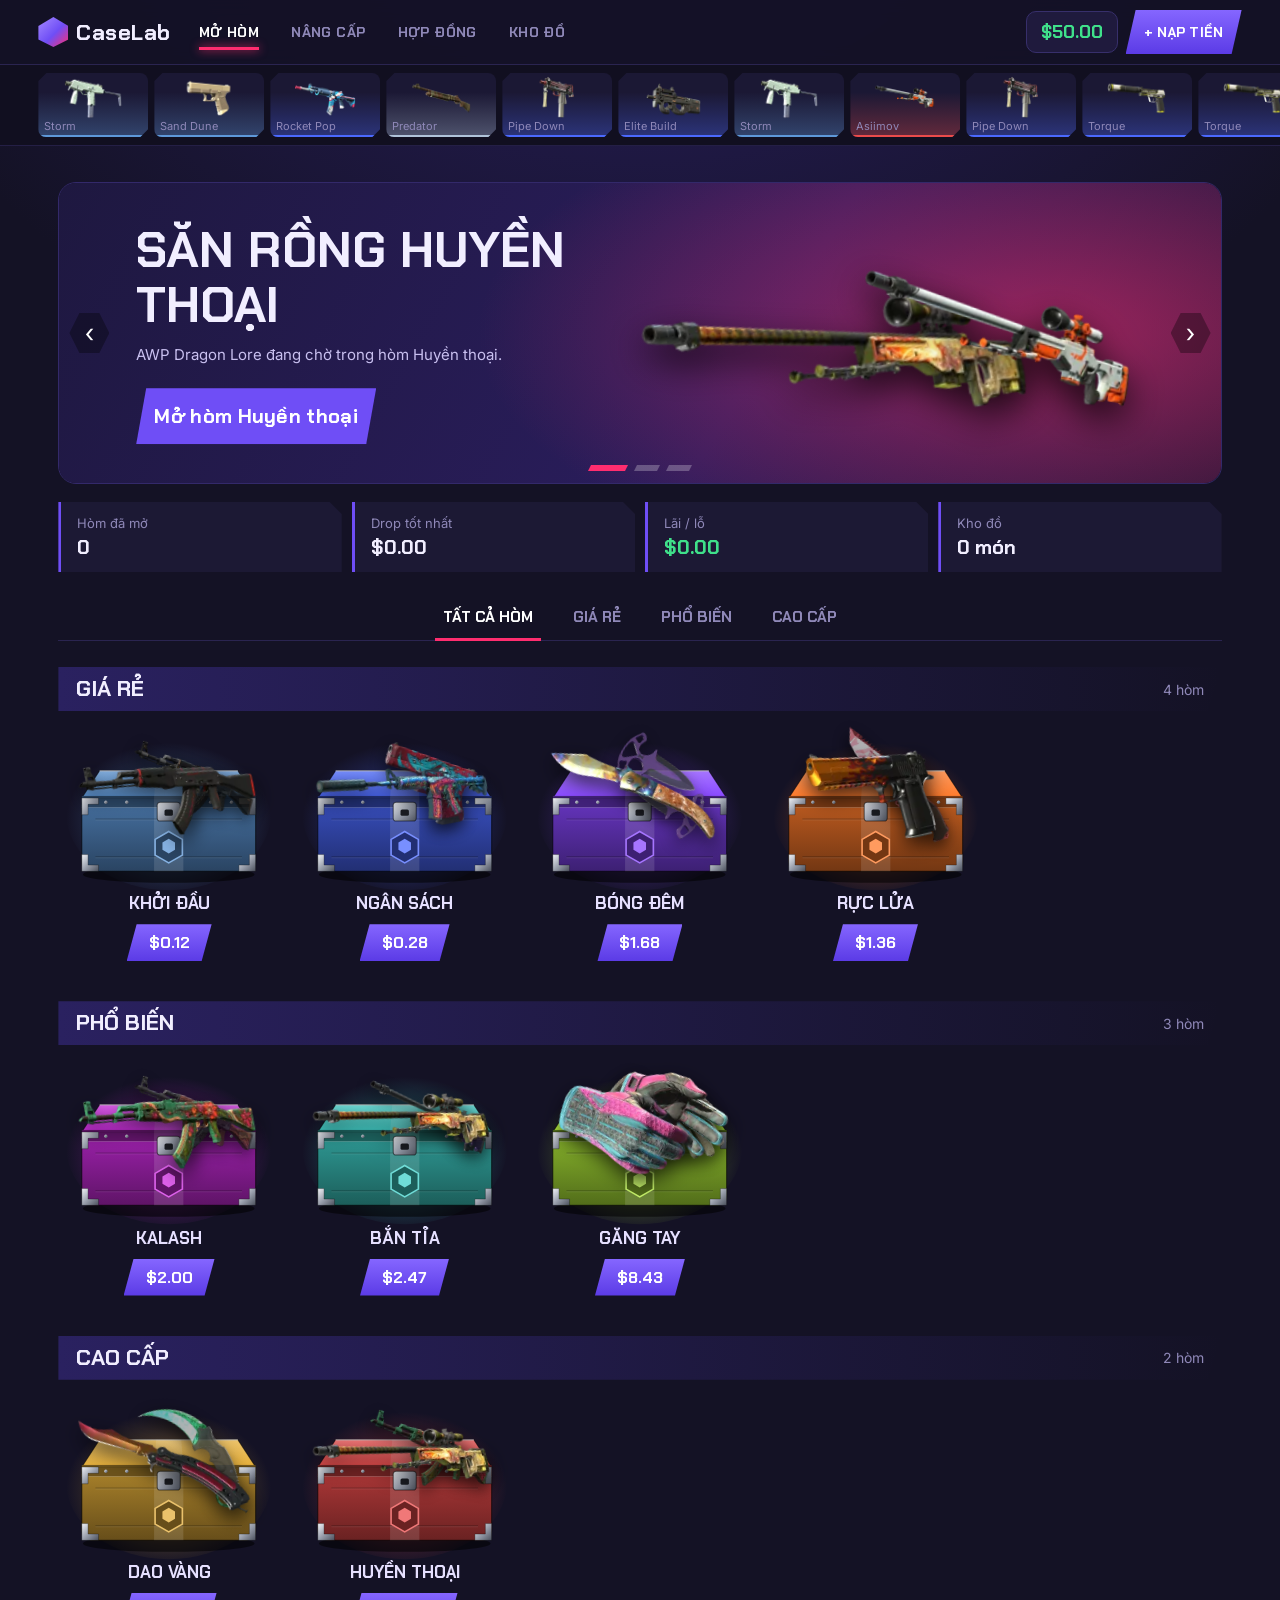
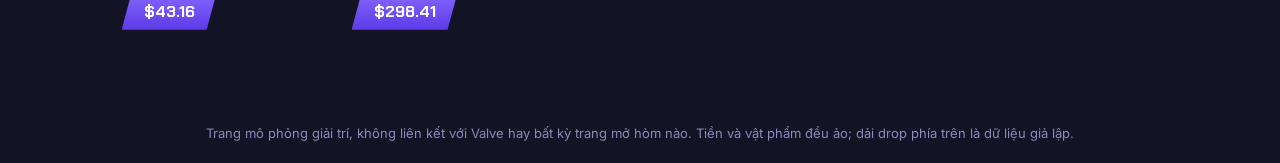
<file: index.backup.html>
<!DOCTYPE html>
<html lang="vi">
<head>
<meta charset="utf-8">
<meta name="viewport" content="width=device-width,initial-scale=1">
<title>CaseLab mô phỏng</title>
<link rel="preconnect" href="https://fonts.googleapis.com">
<link href="https://fonts.googleapis.com/css2?family=Chakra+Petch:wght@500;600;700&family=Inter:wght@400;500;600&display=swap" rel="stylesheet">
<style>
/* VOICE: sân chơi mở hòm game bắn súng, sôi động nhưng gọn gàng
   IDEA: một quầy mở hòm trong game — băng chuyền vật phẩm chạy rồi dừng
   PICTURE: dải quay vật phẩm lớn ở giữa, viền màu theo độ hiếm
   COLOUR and TYPE: nền than tím, xanh chanh làm nhấn, màu độ hiếm CS2; Chakra Petch + Inter
   LAYOUT: thanh trên cùng, dải drop trực tiếp, nội dung theo tab */
:root{color-scheme:dark;--bg:#141225;--p1:#1c1934;--p2:#262148;--line:#2f2a55;--ink:#f1eeff;--mute:#8f88b8;--acc:#6f4ef6;--acc2:#fff;--money:#3fe08a;--hot:#ff2d6f;--bad:#ff4d6d}
*{box-sizing:border-box;min-width:0}
body{margin:0;background:var(--bg);color:var(--ink);font:15px/1.5 Inter,system-ui,sans-serif;overflow-x:clip}
h1,h2,h3,.dsp{font-family:"Chakra Petch",Inter,sans-serif;margin:0;line-height:1.1}
button{font:inherit;color:inherit;cursor:pointer;border:0;background:none}
button:focus-visible,input:focus-visible{outline:2px solid var(--acc);outline-offset:2px}
.btn{min-height:44px;padding:0 18px;border-radius:10px;font-weight:600;background:var(--p2);border:1px solid var(--line);white-space:nowrap}
.btn:hover{border-color:#4a5070}
.btn.pri{background:var(--acc);color:var(--acc2);border-color:var(--acc)}
.btn.pri:hover{filter:brightness(1.08)}
.btn:disabled{opacity:.45;cursor:not-allowed}
.btn.sm{min-height:34px;padding:0 12px;font-size:13px;border-radius:8px}
header{position:sticky;top:0;z-index:20;display:flex;align-items:center;gap:14px;flex-wrap:wrap;padding:10px max(3vw,14px);background:#0c0d13ee;backdrop-filter:blur(8px);border-bottom:1px solid var(--line)}
.logo{font:700 22px "Chakra Petch";letter-spacing:.5px;display:flex;align-items:center;gap:8px}
.logo i{width:26px;height:26px;border-radius:7px;background:var(--acc);display:inline-block;clip-path:polygon(50% 0,100% 30%,100% 75%,50% 100%,0 75%,0 30%)}
nav{display:flex;gap:4px;flex-wrap:wrap}
nav button{min-height:40px;padding:0 14px;border-radius:9px;color:var(--mute);font-weight:600}
nav button.on{color:var(--ink);background:var(--p2)}
.wallet{margin-left:auto;display:flex;align-items:center;gap:8px}
.bal{font:700 18px "Chakra Petch";padding:8px 14px;background:var(--p1);border:1px solid var(--line);border-radius:10px;white-space:nowrap}
.feed{display:flex;gap:6px;padding:8px max(3vw,14px);overflow:hidden;border-bottom:1px solid var(--line);background:#0e0f15}
.feed .mini{flex:0 0 110px;height:64px;border-radius:8px;background:var(--p1);position:relative;overflow:hidden;animation:pop .4s ease}
.mini .gi{position:absolute;left:6px;top:2px;width:calc(100% - 12px);height:46px;object-fit:contain}
.mini span{position:absolute;left:6px;right:6px;bottom:3px;font-size:11px;color:var(--mute);white-space:nowrap;overflow:hidden;text-overflow:ellipsis}
.mini b{position:absolute;inset:auto 0 0 0;height:3px}
@keyframes pop{from{transform:translateY(-12px);opacity:0}}
main{max-width:1240px;margin:0 auto;padding:clamp(18px,3vw,36px) max(3vw,14px) 60px}
.sec{display:none}.sec.on{display:block}
.hero{display:grid;grid-template-columns:minmax(0,1.3fr) minmax(0,1fr);gap:20px;align-items:center;margin-bottom:28px;padding:26px;border-radius:18px;background:radial-gradient(120% 140% at 100% 0,#2c3a10 0,transparent 55%),var(--p1);border:1px solid var(--line)}
.hero h1{font-size:clamp(30px,4.4vw,48px)}
.hero p{color:var(--mute);margin:10px 0 18px;max-width:52ch}
.hero .stats{display:flex;gap:22px;flex-wrap:wrap}
.hero .stats div{font:700 22px "Chakra Petch"}.hero .stats small{display:block;font:500 12px Inter;color:var(--mute)}
#heroArt{position:relative;height:220px}#heroArt .gi{position:absolute;width:62%;filter:drop-shadow(0 10px 14px #000c)}#heroArt .gi:nth-child(1){left:0;top:0;transform:rotate(-8deg)}#heroArt .gi:nth-child(2){right:0;top:20px;width:48%;transform:rotate(10deg)}#heroArt .gi:nth-child(3){left:28%;bottom:0;width:42%}
.grid{display:grid;grid-template-columns:repeat(auto-fill,minmax(190px,1fr));gap:14px}
.case{padding:16px 14px 14px;border-radius:14px;background:var(--p1);border:1px solid var(--line);text-align:center;transition:transform .15s,border-color .15s}
.case:hover{transform:translateY(-3px);border-color:var(--c)}
.cv{position:relative;aspect-ratio:4/3;width:100%}
.cv svg{position:absolute;inset:0;width:100%;height:100%;overflow:visible}
.cv img{position:absolute;object-fit:contain;filter:drop-shadow(0 8px 10px #000b);transition:transform .3s}
.cv .g1{left:8%;top:-2%;width:84%;transform:rotate(-12deg)}
.cv .g2{left:30%;top:4%;width:62%;transform:rotate(14deg);opacity:.85;filter:drop-shadow(0 6px 8px #000b) brightness(.8)}
.case:hover .cv .g1{transform:rotate(-8deg) translateY(-6px) scale(1.05)}
.case:hover .cv .g2{transform:rotate(18deg) translateY(-3px)}
.case h3{font-size:18px;margin:6px 0 10px}
.price{display:inline-block;font:700 15px "Chakra Petch";padding:6px 14px;border-radius:8px;background:var(--acc);color:var(--acc2)}
.ttl{display:flex;align-items:center;justify-content:space-between;gap:12px;flex-wrap:wrap;margin:6px 0 16px}
.ttl h2{font-size:26px}
.back{color:var(--mute);font-weight:600;min-height:40px}
.stage{position:relative;border-radius:16px;background:var(--p1);border:1px solid var(--line);padding:16px;margin-bottom:16px}
.reels{display:grid;gap:8px}
.reel{position:relative;height:150px;overflow:hidden;border-radius:10px;background:#0d0e14}
.strip{display:flex;gap:6px;position:absolute;left:0;top:5px;will-change:transform}
.reel::after{content:"";position:absolute;left:50%;top:0;bottom:0;width:3px;margin-left:-1.5px;background:var(--acc);box-shadow:0 0 12px var(--acc);z-index:2}
.reel::before{content:"";position:absolute;inset:0;z-index:1;pointer-events:none;background:linear-gradient(90deg,#0d0e14,transparent 18%,transparent 82%,#0d0e14)}
.reels.n2 .reel,.reels.n3 .reel{height:120px}.reels.n4 .reel,.reels.n5 .reel{height:100px}
.idle{display:grid;place-items:center;min-height:240px;padding:10px 0}
.idle .cv{width:min(300px,80%);animation:float 3s ease-in-out infinite}
@keyframes float{50%{transform:translateY(-8px)}}
.ctrl{display:flex;gap:10px;flex-wrap:wrap;align-items:center;justify-content:center;margin-top:16px}
.seg{display:flex;background:var(--p2);border:1px solid var(--line);border-radius:10px;padding:3px}
.seg button{min-width:42px;min-height:38px;border-radius:7px;font-weight:700;color:var(--mute)}
.seg button.on{background:var(--ink);color:var(--bg)}
.chk{display:flex;align-items:center;gap:8px;color:var(--mute);font-weight:600;min-height:44px;cursor:pointer}
.chk input{width:18px;height:18px;accent-color:var(--acc)}
.it{position:relative;flex:0 0 140px;height:140px;border-radius:10px;background:linear-gradient(180deg,var(--p2),#181a24);overflow:hidden;border-bottom:3px solid var(--rc)}
.it::before{content:"";position:absolute;left:50%;top:40%;width:90px;height:60px;margin:-30px 0 0 -45px;background:var(--rc);filter:blur(30px);opacity:.35}
.it .gi{position:absolute;left:6px;top:8px;width:calc(100% - 12px);height:80px;object-fit:contain;filter:drop-shadow(0 6px 6px #000a);transition:transform .2s}.it:hover .gi{transform:scale(1.06)}
.it .nm{position:absolute;left:8px;right:8px;bottom:22px;font-size:12px;font-weight:600;line-height:1.2;white-space:nowrap;overflow:hidden;text-overflow:ellipsis}
.it .nm small{display:block;color:var(--mute);font-weight:500;font-size:11px}
.it .pr{position:absolute;left:8px;bottom:5px;font:700 13px "Chakra Petch";color:var(--money)}
.it .wr{position:absolute;right:8px;bottom:5px;font-size:11px;color:var(--mute)}
.it .st{position:absolute;left:8px;top:6px;font-size:10px;font-weight:700;color:#cf6a32}
.it .ch{position:absolute;right:8px;top:6px;font-size:11px;color:var(--mute)}
.reels.n4 .it,.reels.n5 .it{flex-basis:100px;height:90px}
.reels.n4 .it .gi,.reels.n5 .it .gi{top:4px;height:56px}
.reels.n4 .it .nm,.reels.n5 .it .nm,.reels.n4 .it .wr,.reels.n5 .it .wr{display:none}
.reels.n2 .it,.reels.n3 .it{flex-basis:120px;height:110px}
.reels.n2 .it .gi,.reels.n3 .it .gi{height:62px;top:6px}
.items{display:grid;grid-template-columns:repeat(auto-fill,minmax(140px,1fr));gap:10px}
.items .it{flex:none;width:auto}
.sel .it{cursor:pointer}
.sel .it.pick{outline:2px solid var(--acc);outline-offset:-2px}
.it .sell{position:absolute;right:6px;top:4px;font-size:11px;font-weight:700;padding:3px 7px;border-radius:6px;background:#0008;opacity:0;transition:.15s}
.it:hover .sell,.it:focus-within .sell{opacity:1}
.empty{padding:40px;text-align:center;color:var(--mute);border:1px dashed var(--line);border-radius:14px}
.pane{background:var(--p1);border:1px solid var(--line);border-radius:14px;padding:14px}
.pane h3{font-size:17px;margin-bottom:10px;display:flex;justify-content:space-between;gap:8px}
.pane h3 span{font:600 14px Inter;color:var(--money)}
.scroll{max-height:420px;overflow-y:auto;padding-right:4px}
.row{display:flex;gap:10px;align-items:center;flex-wrap:wrap}
.note{font-size:13px;color:var(--mute)}
.modal{position:fixed;inset:0;z-index:50;display:none;place-items:center;background:#05060acc;padding:16px}
.modal.on{display:grid}
.box{width:min(720px,100%);max-height:90vh;overflow:auto;background:var(--p1);border:1px solid var(--line);border-radius:18px;padding:22px;text-align:center}
.box h2{font-size:28px;margin-bottom:6px}
.box .items{margin:16px 0;justify-content:center;grid-template-columns:repeat(auto-fit,minmax(140px,170px))}
.amts{display:grid;grid-template-columns:repeat(3,minmax(0,1fr));gap:8px;margin:16px 0}
.amts button{min-height:56px;border-radius:10px;background:var(--p2);border:1px solid var(--line);font:700 18px "Chakra Petch"}
.amts button.on{border-color:var(--acc);color:var(--acc)}
input[type=number]{width:100%;min-height:46px;font:600 16px Inter;padding:0 12px;border-radius:10px;border:1px solid var(--line);background:#0d0e14;color:var(--ink)}
.odds{display:grid;grid-template-columns:repeat(auto-fill,minmax(140px,1fr));gap:10px}
.sum{display:flex;gap:18px;flex-wrap:wrap;margin-bottom:14px}
.sum div{background:var(--p1);border:1px solid var(--line);border-radius:12px;padding:10px 16px}
.sum b{display:block;font:700 20px "Chakra Petch"}.sum small{color:var(--mute)}
.ug{position:relative;display:grid;grid-template-columns:minmax(0,1fr) minmax(0,380px) minmax(0,1fr);gap:20px;align-items:center;padding:34px clamp(16px,3vw,40px);border-radius:18px;overflow:hidden;background:radial-gradient(60% 80% at 50% 45%,#3a1f86 0,#1c1240 45%,#120d26 100%);border:1px solid #2f2560;margin-bottom:16px}
.ug::before,.ug::after{content:"";position:absolute;top:0;bottom:0;width:120px;background:linear-gradient(180deg,#ff2d6f00,#ff2d6f88 55%,#ff2d6f00);opacity:.45;pointer-events:none}
.ug::before{left:0;clip-path:polygon(0 15%,100% 50%,0 85%)}.ug::after{right:0;clip-path:polygon(100% 15%,0 50%,100% 85%)}
.ug-side{position:relative;z-index:1;display:grid;gap:14px;justify-items:center}
.slot{position:relative;width:100%;height:230px;display:grid;place-items:center;text-align:center}
.slot .ghost{width:85%;max-width:340px;filter:brightness(0) invert(1);opacity:.06}
.slot p{position:absolute;bottom:0;left:0;right:0;margin:0;color:#8e86b8;font-size:17px;line-height:1.3}
.slot p b{display:block;color:var(--ink);font-size:16px}.slot p span{color:var(--money);font:700 15px "Chakra Petch"}
.slot .big{width:88%;max-width:330px;max-height:170px;object-fit:contain;filter:drop-shadow(0 12px 16px #000c)}
.slot .glow{position:absolute;left:50%;top:42%;width:60%;height:50%;transform:translate(-50%,-50%);background:var(--rc);filter:blur(50px);opacity:.45;border-radius:50%}
.slot .more{position:absolute;top:6px;right:6px;font:700 14px "Chakra Petch";padding:4px 10px;border-radius:8px;background:#ffffff1a}
.sk{clip-path:polygon(10px 0,100% 0,calc(100% - 10px) 100%,0 100%);border-radius:0!important;border:0!important}
.btn.sk{background:#ffffff12;min-width:140px;text-transform:none}
.btn.sk:hover{background:#ffffff22}
.btn.pri.sk{background:var(--acc)}
.btn.big{min-height:56px;min-width:240px;font:700 20px "Chakra Petch"}
.sumbox{min-width:240px;padding:14px 20px;text-align:center;color:#8e86b8;font-size:17px;border:1px solid #3a2f70;clip-path:polygon(14px 0,calc(100% - 14px) 0,100% 50%,calc(100% - 14px) 100%,14px 100%,0 50%);background:#ffffff08}
.sumbox b{color:var(--ink);font:700 18px "Chakra Petch"}
.mults{display:flex;gap:4px;flex-wrap:wrap;justify-content:center}
.mults button{min-height:44px;min-width:0;padding:0 9px 0 11px;background:#ffffff0d;font:700 14px "Chakra Petch";color:#d9d4f5}
.mults button:hover{background:#ffffff22}.mults button.on{background:#7b5cff;color:#fff}
.ug-mid{position:relative;z-index:1}
.gauge{position:relative;aspect-ratio:1;width:100%;max-width:380px;margin:0 auto}
.gauge svg{width:100%;height:100%;overflow:visible}
.g-read{position:absolute;inset:0;display:grid;place-content:center;text-align:center;pointer-events:none}
.g-read b{font:700 clamp(34px,4.6vw,50px) "Chakra Petch";letter-spacing:.5px}
.g-read small{color:#a99ee0;font-size:15px}
#ndl{transform-origin:150px 150px;transition:transform 4.5s cubic-bezier(.12,.75,.1,1)}
#arc{transition:stroke-dasharray .35s ease,stroke .3s}
.gauge.win .g-read b{color:var(--money)}.gauge.lose .g-read b{color:var(--bad)}
.gauge.win #arc{stroke:var(--money)}.gauge.lose #arc{stroke:var(--bad)}
.c{text-align:center;justify-content:center}
.up2{display:grid;grid-template-columns:minmax(0,1fr) minmax(0,1fr);gap:16px}
.pane h3 input{width:180px;min-height:36px;font:500 14px Inter;padding:0 10px;border-radius:8px;border:1px solid var(--line);background:#0d0e14;color:var(--ink)}
@media(max-width:900px){.ug{grid-template-columns:minmax(0,1fr)}.ug-mid{order:-1}.slot{height:190px}.up2{grid-template-columns:minmax(0,1fr)}.ug::before,.ug::after{display:none}}
.toast{position:fixed;left:50%;bottom:20px;transform:translateX(-50%);background:var(--p2);border:1px solid var(--line);padding:10px 18px;border-radius:10px;z-index:60;opacity:0;transition:.25s;pointer-events:none}
.toast.on{opacity:1}
footer{color:var(--mute);font-size:13px;text-align:center;padding:20px}
@media(max-width:860px){.hero{grid-template-columns:minmax(0,1fr)}}
@media(max-width:600px){.wallet{margin-left:0;width:100%}.wallet .bal{flex:1}nav{width:100%}nav button{flex:1;padding:0 6px}.it{flex-basis:120px;height:124px}}
@media(prefers-reduced-motion:reduce){.idle .cv,.feed .mini{animation:none}#ndl{transition-duration:1s}}
/* skin.club-like theme */
body{background:radial-gradient(90% 50% at 50% -10%,#2a1f63 0,transparent 70%),var(--bg)}
header{background:#141225ee;border-bottom:1px solid #2a2450}
.logo i{background:linear-gradient(135deg,#a68bff,#6f4ef6 55%,#ff2d6f);width:30px;height:30px}
nav button{position:relative;text-transform:uppercase;font:700 14px "Chakra Petch";letter-spacing:.4px}
nav button.on{background:none;color:#fff}
nav button.on::after{content:"";position:absolute;left:14px;right:14px;bottom:2px;height:3px;background:var(--hot);box-shadow:0 0 10px var(--hot)}
.bal{background:#1f1a3d;border-color:#372f6b;color:var(--money)}
.btn{background:#ffffff10;border:0;clip-path:polygon(10px 0,100% 0,calc(100% - 10px) 100%,0 100%);border-radius:0;text-transform:uppercase;font:700 14px "Chakra Petch";letter-spacing:.3px}
.btn:hover{background:#ffffff1c}
.btn.pri{background:linear-gradient(180deg,#8566ff,#5b3be6);color:#fff;box-shadow:0 6px 20px #6f4ef655}
.btn.pri:hover{filter:brightness(1.12)}
.feed{background:#110f20;border-bottom:1px solid #241f45}
.feed .mini{background:linear-gradient(0deg,color-mix(in srgb,var(--rc,#555) 35%,transparent),transparent 70%),#1b1834;clip-path:polygon(8px 0,100% 0,100% calc(100% - 8px),calc(100% - 8px) 100%,0 100%,0 8px)}
.mini b{height:2px}
.bn{position:relative;overflow:hidden;border-radius:18px;margin-bottom:18px;border:1px solid #33296a}
.bn-track{display:flex;transition:transform .6s cubic-bezier(.3,.7,.2,1)}
.bn-s{flex:0 0 100%;display:grid;grid-template-columns:minmax(0,1fr) minmax(0,1fr);align-items:center;gap:20px;min-height:300px;padding:30px clamp(56px,6vw,84px);background:radial-gradient(70% 120% at 85% 50%,color-mix(in srgb,var(--c) 55%,transparent),transparent 70%),linear-gradient(120deg,#1e1840,#2a1d5c 60%,#1a1535)}
.bn-s h1{font-size:clamp(30px,4.4vw,50px);text-transform:uppercase}
.bn-s p{color:#c9c0f0;margin:12px 0 22px;max-width:44ch}
.bn-art{position:relative;height:240px}
.bn-art .gi{position:absolute;filter:drop-shadow(0 14px 18px #000c)}
.bn-art .gi:nth-child(1){left:0;top:10px;width:78%;transform:rotate(-10deg)}
.bn-art .gi:nth-child(2){right:0;bottom:0;width:58%;transform:rotate(8deg)}
.bn-arr{position:absolute;top:50%;transform:translateY(-50%);width:40px;height:40px;font-size:26px;line-height:1;color:#fff;background:#00000055;clip-path:polygon(25% 0,75% 0,100% 50%,75% 100%,25% 100%,0 50%)}
.bn-arr:hover{background:#6f4ef6}.bn-arr.l{left:10px}.bn-arr.r{right:10px}
.bn-dots{position:absolute;left:50%;bottom:12px;transform:translateX(-50%);display:flex;gap:6px}
.bn-dots button{width:26px;height:6px;background:#ffffff40;clip-path:polygon(3px 0,100% 0,calc(100% - 3px) 100%,0 100%)}
.bn-dots button.on{background:var(--hot);width:40px}
.stats{display:grid;grid-template-columns:repeat(4,minmax(0,1fr));gap:10px;margin-bottom:22px}
.stats div{background:var(--p1);padding:12px 16px;border-left:3px solid var(--acc);clip-path:polygon(0 0,calc(100% - 12px) 0,100% 12px,100% 100%,0 100%)}
.stats small{display:block;color:var(--mute);font-size:13px}.stats b{font:700 20px "Chakra Petch"}
.stats .pos{color:var(--money)}.stats .neg{color:var(--bad)}
.tabs2{display:flex;justify-content:center;gap:4px;margin:6px 0 18px;border-bottom:1px solid #2a2450}
.tabs2 button{min-height:46px;padding:0 18px;font:700 15px "Chakra Petch";text-transform:uppercase;color:var(--mute);position:relative}
.tabs2 button.on{color:#fff}.tabs2 button.on::after{content:"";position:absolute;left:10px;right:10px;bottom:-1px;height:3px;background:var(--hot)}
.gh{display:flex;align-items:center;justify-content:space-between;margin:26px 0 14px;padding:10px 18px;background:linear-gradient(90deg,#2a2160,transparent);clip-path:polygon(0 0,100% 0,calc(100% - 14px) 100%,0 100%)}
.gh h2{font-size:22px;text-transform:uppercase}.gh span{color:var(--mute);font-size:14px}
.case{background:none;border:0;padding:6px 6px 14px}
.case:hover{transform:translateY(-4px)}
.case h3{font:700 17px "Chakra Petch";text-transform:uppercase;margin:4px 0 10px;color:#e6e0ff}
.price.sk{border-radius:0;padding:8px 22px;background:linear-gradient(180deg,#8566ff,#5b3be6);color:#fff;font-size:16px}
.case:hover .price{background:linear-gradient(180deg,#ff5c8f,#e02462)}
.it{border-radius:0;background:radial-gradient(90% 70% at 50% 100%,color-mix(in srgb,var(--rc) 35%,transparent),transparent 70%),linear-gradient(180deg,#221d42,#1a1634);clip-path:polygon(12px 0,100% 0,100% calc(100% - 12px),calc(100% - 12px) 100%,0 100%,0 12px);border-bottom:2px solid var(--rc)}
.it::before{opacity:.25}
.sel .it.pick{outline:none;box-shadow:inset 0 0 0 2px var(--acc);background-color:#2c2460}
.sel .it.pick::after{content:"✓";position:absolute;top:6px;right:8px;width:20px;height:20px;display:grid;place-items:center;font-size:12px;background:var(--acc);color:#fff}
.stage{background:radial-gradient(70% 90% at 50% 50%,#2e2266,#17132e 75%);border-color:#33296a;border-radius:18px}
.reel{background:#0f0c20;border-radius:0}
.reel::after{background:var(--hot);box-shadow:0 0 14px var(--hot)}
.reel::before{background:linear-gradient(90deg,#0f0c20,transparent 18%,transparent 82%,#0f0c20)}
.seg{background:#ffffff0d;border:0;clip-path:polygon(8px 0,100% 0,calc(100% - 8px) 100%,0 100%);border-radius:0}
.seg button{border-radius:0}.seg button.on{background:var(--acc);color:#fff}
.pane{background:var(--p1);border-color:#2a2450;border-radius:14px}
.sum div{background:var(--p1);border-color:#2a2450;border-radius:0;clip-path:polygon(0 0,calc(100% - 12px) 0,100% 12px,100% 100%,0 100%)}
.box{background:linear-gradient(180deg,#221c48,#17132e);border:1px solid #3d3380;border-radius:0;clip-path:polygon(20px 0,100% 0,100% calc(100% - 20px),calc(100% - 20px) 100%,0 100%,0 20px)}
.amts button{border-radius:0;background:#ffffff0d;border:1px solid #3a3170}
.amts button.on{border-color:var(--acc);color:#fff;background:#6f4ef633}
input[type=number],.pane h3 input{background:#110e22;border-color:#3a3170;border-radius:0}
.empty{border-color:#3a3170}
.toast{background:#2a2160;border-color:#4a3da0;border-radius:0}
@media(max-width:860px){.bn-s{grid-template-columns:minmax(0,1fr);text-align:center}.bn-s p{margin-inline:auto}.bn-art{height:150px;order:-1}.stats{grid-template-columns:repeat(2,minmax(0,1fr))}}
</style>
</head>
<body>
<header>
  <div class="logo"><i></i>CaseLab</div>
  <nav id="nav">
    <button data-t="cases" class="on">Mở hòm</button>
    <button data-t="upgrade">Nâng cấp</button>
    <button data-t="contract">Hợp đồng</button>
    <button data-t="inv">Kho đồ</button>
  </nav>
  <div class="wallet">
    <div class="bal" id="bal">$0.00</div>
    <button class="btn pri" id="depBtn">+ Nạp tiền</button>
  </div>
</header>
<div class="feed" id="feed" aria-label="Drop trực tiếp (mô phỏng)"></div>
<main>
  <section class="sec on" id="s-cases">
    <div class="bn" id="bn">
      <div class="bn-track" id="bnTrack"></div>
      <button class="bn-arr l" id="bnPrev" aria-label="Banner trước">‹</button><button class="bn-arr r" id="bnNext" aria-label="Banner sau">›</button>
      <div class="bn-dots" id="bnDots"></div>
    </div>
    <div class="stats" id="heroStats"></div>
    <div class="tabs2"><button class="on" data-g="all">Tất cả hòm</button><button data-g="0">Giá rẻ</button><button data-g="1">Phổ biến</button><button data-g="2">Cao cấp</button></div>
    <div id="caseGroups"></div>
  </section>

  <section class="sec" id="s-case">
    <div class="ttl"><button class="back" id="backBtn">← Quay lại</button><h2 id="caseName"></h2><span class="price" id="casePrice"></span></div>
    <div class="stage">
      <div id="reelBox"></div>
      <div class="ctrl">
        <div class="seg" id="cnt"><button class="on">1</button><button>2</button><button>3</button><button>4</button><button>5</button></div>
        <button class="btn pri" id="openBtn">Mở</button>
        <label class="chk"><input type="checkbox" id="fast"> Mở nhanh</label>
      </div>
    </div>
    <div class="ttl"><h2 style="font-size:20px">Vật phẩm trong hòm</h2></div>
    <div class="odds" id="odds"></div>
  </section>

  <section class="sec" id="s-upgrade">
    <div class="ug">
      <div class="ug-side">
        <div class="slot" id="upL"></div>
        <div class="row c"><button class="btn sk" id="upRand">Ngẫu nhiên</button><button class="btn sk" id="upAll">Chọn tất cả</button></div>
        <div class="sumbox" id="upIn">Chưa chọn gì</div>
      </div>
      <div class="ug-mid">
        <div class="gauge" id="gaugeBox"><svg viewBox="0 0 300 300" id="gauge" aria-hidden="true"></svg><div class="g-read"><b id="upChance">0.000 %</b><small>Cơ hội thành công</small></div></div>
        <p class="note c">Cơ hội tối đa 75% · tối đa 6 vật phẩm mỗi lần</p>
      </div>
      <div class="ug-side">
        <div class="slot" id="upR"></div>
        <button class="btn pri sk big" id="upBtn" disabled>⇈ Nâng cấp</button>
        <div class="mults" id="mults"><button class="sk" data-m="1.05">1.05x</button><button class="sk" data-m="1.5">1.5x</button><button class="sk" data-m="2">2x</button><button class="sk" data-m="5">5x</button><button class="sk" data-m="10">10x</button><button class="sk" data-m="20">20x</button></div>
      </div>
    </div>
    <div class="up2">
      <div class="pane"><h3>Kho đồ của bạn <span id="upInvN"></span></h3><div class="scroll"><div class="items sel" id="upInv"></div></div></div>
      <div class="pane"><h3>Vật phẩm mục tiêu <input id="upQ" type="search" placeholder="Tìm skin…" aria-label="Tìm skin"></h3><div class="scroll"><div class="items sel" id="upCat"></div></div></div>
    </div>
  </section>

  <section class="sec" id="s-contract">
    <div class="ttl"><h2>Hợp đồng</h2><span class="note">Đưa 3–10 vật phẩm, nhận 1 vật phẩm trị giá 0.25×–4× tổng</span></div>
    <div class="sum"><div><small>Đã chọn</small><b id="ctN">0 / 10</b></div><div><small>Tổng giá trị</small><b id="ctSum">$0.00</b></div><div><small>Có thể nhận</small><b id="ctRange">—</b></div></div>
    <button class="btn pri" id="ctBtn" disabled style="margin-bottom:16px">Ký hợp đồng</button>
    <div class="items sel" id="ctInv"></div>
  </section>

  <section class="sec" id="s-inv">
    <div class="ttl"><h2>Kho đồ</h2><div class="row"><button class="btn" id="sortBtn">Sắp xếp: giá cao</button><button class="btn pri" id="sellAll">Bán tất cả</button></div></div>
    <div class="sum" id="invSum"></div>
    <div class="items" id="invGrid"></div>
    <div class="row" style="margin-top:28px"><button class="btn sm" id="resetBtn">Đặt lại toàn bộ dữ liệu</button><span class="note">Xóa số dư, kho đồ và thống kê trên trình duyệt này</span></div>
  </section>
</main>
<footer>Trang mô phỏng giải trí, không liên kết với Valve hay bất kỳ trang mở hòm nào. Tiền và vật phẩm đều ảo; dải drop phía trên là dữ liệu giả lập.</footer>

<div class="modal" id="mDep"><div class="box">
  <h2>Nạp tiền ảo</h2><p class="note">Chọn mức nạp hoặc nhập số tùy ý.</p>
  <div class="amts" id="amts"><button>5</button><button>10</button><button class="on">25</button><button>50</button><button>100</button><button>500</button></div>
  <input type="number" id="amtIn" min="0.01" step="0.01" value="25" aria-label="Số tiền">
  <div class="row" style="justify-content:center;margin-top:16px"><button class="btn" data-close>Hủy</button><button class="btn pri" id="depOk">Nạp</button></div>
</div></div>
<div class="modal" id="mWin"><div class="box">
  <h2 id="winT">Bạn nhận được</h2><p class="note" id="winS"></p>
  <div class="items" id="winItems"></div>
  <div class="row" style="justify-content:center" id="winBtns"></div>
</div></div>
<div class="modal" id="mConf"><div class="box" style="width:min(420px,100%)">
  <h2 id="confT"></h2><p class="note" id="confS"></p>
  <div class="row" style="justify-content:center;margin-top:14px"><button class="btn" data-close>Hủy</button><button class="btn pri" id="confOk">Đồng ý</button></div>
</div></div>
<div class="toast" id="toast"></div>

<script>
{
const RAR={consumer:['Phổ thông','#b0c3d9'],industrial:['Công nghiệp','#5e98d9'],milspec:['Quân dụng','#4b69ff'],restricted:['Hạn chế','#8847ff'],classified:['Tuyệt mật','#d32ce6'],covert:['Bí mật','#eb4b4b'],gold:['Cực hiếm','#e4ae39']};
const S=[
['P250 | Sand Dune','pistol','consumer',.05],['Nova | Predator','rifle','consumer',.06],['MP9 | Storm','smg','industrial',.09],['Glock-18 | Sand Dune','pistol','industrial',.12],
['MP7 | Mischief','smg','milspec',.25],['P90 | Elite Build','smg','milspec',.3],['Tec-9 | Isaac','pistol','milspec',.35],['Galil AR | Rocket Pop','rifle','milspec',.4],['MAC-10 | Pipe Down','smg','milspec',.45],['FAMAS | Valence','rifle','milspec',.5],['USP-S | Torque','pistol','milspec',.6],
['P2000 | Fire Elemental','pistol','restricted',2.1],['M4A1-S | Basilisk','rifle','restricted',2.6],['AWP | Atheris','awp','restricted',3.2],['Desert Eagle | Kumicho Dragon','pistol','restricted',3.8],['AK-47 | Elite Build','rifle','restricted',1.6],['UMP-45 | Primal Saber','smg','restricted',1.9],
['AK-47 | Redline','rifle','classified',12],['M4A4 | Desolate Space','rifle','classified',9],['AWP | Hyper Beast','awp','classified',18],['USP-S | Kill Confirmed','pistol','classified',22],['Glock-18 | Water Elemental','pistol','classified',7],['Desert Eagle | Code Red','pistol','classified',15],
['AK-47 | Vulcan','rifle','covert',95],['M4A4 | The Emperor','rifle','covert',45],['AWP | Asiimov','awp','covert',120],['M4A1-S | Hyper Beast','rifle','covert',28],['AK-47 | Fire Serpent','rifle','covert',650],['AWP | Lightning Strike','awp','covert',210],['Desert Eagle | Blaze','pistol','covert',480],['AWP | Dragon Lore','awp','covert',9500],['AK-47 | Wild Lotus','rifle','covert',4200],
['★ Karambit | Doppler','knife','gold',1100],['★ Butterfly Knife | Fade','knife','gold',2600],['★ M9 Bayonet | Tiger Tooth','knife','gold',900],['★ Huntsman Knife | Slaughter','knife','gold',280],['★ Navaja Knife | Case Hardened','knife','gold',110],['★ Sport Gloves | Vice','gloves','gold',3200],['★ Driver Gloves | King Snake','gloves','gold',650],['★ Hand Wraps | Overprint','gloves','gold',160],['★ Karambit | Gamma Doppler','knife','gold',2100],['★ Shadow Daggers | Ultraviolet','knife','gold',95]
].map(([n,t,r,p],i)=>({i,n,t,r,p}));
const gun=s=>`<img class="gi" src="img/${s.i}.webp" alt="${s.n}" loading="lazy" decoding="async">`;

const WEAR=[['FN','Factory New',1,.15],['MW','Minimal Wear',.85,.25],['FT','Field-Tested',.65,.35],['WW','Well-Worn',.55,.1],['BS','Battle-Scarred',.45,.15]];
const EMUL=WEAR.reduce((a,w)=>a+w[2]*w[3],0)*(.9+.1*1.6);
const EDGE=.88;
const CASES=[
['Khởi đầu','#5e98d9',[0,1,2,3,4,5,6,7,15,17]],['Ngân sách','#4b69ff',[2,3,4,5,8,9,10,11,16,21,26]],['Rực lửa','#ff7a2a',[8,9,11,14,15,22,23,29,35]],
['Bắn tỉa','#3fd0c9',[10,12,13,19,25,28,30]],['Kalash','#d32ce6',[7,12,15,16,17,18,20,23,27,31]],['Bóng đêm','#8847ff',[6,10,14,20,21,22,26,24,36,41]],
['Găng tay','#b6f23a',[12,13,18,19,26,25,39,38,37]],['Dao vàng','#e4ae39',[17,19,20,23,25,36,35,34,32,40,33]],['Huyền thoại','#eb4b4b',[23,25,27,28,29,31,30,33,37,40]]
].map(([n,c,ids],i)=>{const inv=ids.reduce((a,k)=>a+1/S[k].p,0);const items=ids.map(k=>({k,ch:(1/S[k].p)/inv}));const ev=items.reduce((a,x)=>a+x.ch*S[x.k].p,0)*EMUL;return{i,n,c,items,price:Math.max(.1,Math.round(ev/EDGE*100)/100)}});

const $=id=>document.getElementById(id);
const money=v=>'$'+v.toLocaleString('en-US',{minimumFractionDigits:2,maximumFractionDigits:2});
const rnd=Math.random;
let st={bal:0,inv:[],opened:0,best:0,spent:0,won:0,uid:1,bonus:0};
try{const s=JSON.parse(localStorage.getItem('caselab_v1'));if(s)st=Object.assign(st,s)}catch(e){}
if(!st.inv.length&&!st.opened&&!st.bal)st.bal=50;
const save=()=>{try{localStorage.setItem('caselab_v1',JSON.stringify(st))}catch(e){}};

const price=(k,w,stt)=>Math.round(S[k].p*WEAR[w][2]*(stt?1.6:1)*100)/100;
const make=k=>{let x=rnd(),w=0;for(;w<4;w++){x-=WEAR[w][3];if(x<0)break}const stt=S[k].t!=='gloves'&&rnd()<.1;return{id:st.uid++,k,w,st:stt,p:price(k,w,stt)}};
const roll=c=>{let x=rnd();for(const it of c.items){x-=it.ch;if(x<0)return it.k}return c.items.at(-1).k};
const shortN=n=>n.split(' | ');
function card(it,o={}){const s=S[it.k],[a,b]=shortN(s.n);return`<div class="it${o.pick?' pick':''}" style="--rc:${RAR[s.r][1]}" ${o.attr||''}>${it.st?'<span class="st">ST™</span>':''}${o.ch!=null?`<span class="ch">${o.ch}</span>`:''}${gun(s)}<div class="nm"><small>${a}</small>${b}</div><span class="pr">${money(it.p)}</span><span class="wr">${it.w!=null?WEAR[it.w][0]:''}</span>${o.sell?`<button class="sell" data-sell="${it.id}">Bán</button>`:''}</div>`}
function toast(t){const e=$('toast');e.textContent=t;e.classList.add('on');clearTimeout(toast.h);toast.h=setTimeout(()=>e.classList.remove('on'),2200)}
function bal(){$('bal').textContent=money(st.bal);save()}
const shade=(h,a)=>{const n=parseInt(h.slice(1),16),f=v=>Math.max(0,Math.min(255,Math.round(a<0?v*(1+a):v+(255-v)*a)));return'#'+[n>>16,n>>8&255,n&255].map(v=>f(v).toString(16).padStart(2,'0')).join('')};
let caseUid=0;
const caseArt=c=>{const id='k'+c.i+'_'+(caseUid++),top=c.items.reduce((a,x)=>S[x.k].p>S[a.k].p?x:a).k,second=[...c.items].sort((a,b)=>S[b.k].p-S[a.k].p)[1].k,d=shade(c.c,-.55),m=shade(c.c,-.25),l=shade(c.c,.25);
 const cap=(x,y,fx,fy)=>`<path d="M${x} ${y}h${16*fx}v${6*fy}h${-10*fx}v${10*fy}h${-6*fx}z" fill="url(#mt${id})" stroke="#0007" stroke-width=".6"/>`;
 return`<div class="cv" style="--c:${c.c}"><svg viewBox="0 0 200 150" aria-hidden="true"><defs>
 <linearGradient id="fr${id}" x1="0" y1="0" x2="0" y2="1"><stop offset="0" stop-color="${m}"/><stop offset="1" stop-color="${d}"/></linearGradient>
 <linearGradient id="lt${id}" x1="0" y1="0" x2="0" y2="1"><stop offset="0" stop-color="${l}"/><stop offset="1" stop-color="${c.c}"/></linearGradient>
 <linearGradient id="mt${id}" x1="0" y1="0" x2="1" y2="1"><stop offset="0" stop-color="#f1f3f7"/><stop offset=".5" stop-color="#9aa0ad"/><stop offset="1" stop-color="#4b505c"/></linearGradient>
 <radialGradient id="gl${id}" cx=".5" cy=".55" r=".5"><stop offset="0" stop-color="${c.c}" stop-opacity=".55"/><stop offset="1" stop-color="${c.c}" stop-opacity="0"/></radialGradient></defs>
 <ellipse cx="100" cy="78" rx="98" ry="74" fill="url(#gl${id})"/>
 <ellipse cx="100" cy="137" rx="82" ry="8" fill="#000" opacity=".55"/>
 <path d="M24 64H176Q183 64 183 71V125Q183 134 174 134H26Q17 134 17 125V71Q17 64 24 64Z" fill="url(#fr${id})" stroke="#0009"/>
 <path d="M34 38H166L183 64H17Z" fill="url(#lt${id})" stroke="#0008"/>
 <path d="M34 38H166" stroke="#fff" stroke-opacity=".55" stroke-width="1.2"/>
 <rect x="17" y="62" width="166" height="11" fill="${d}" opacity=".9"/><path d="M17 73H183" stroke="#fff" stroke-opacity=".18"/>
 <path d="M88 38H112L114 64V134H86V64Z" fill="#fff" opacity=".12"/>
 <path d="M30 84H170M30 120H170" stroke="#000" stroke-opacity=".25"/><path d="M30 85H170M30 121H170" stroke="#fff" stroke-opacity=".08"/>
 ${cap(17,64,1,1)}${cap(183,64,-1,1)}${cap(17,134,1,-1)}${cap(183,134,-1,-1)}
 <rect x="89" y="68" width="22" height="18" rx="3" fill="url(#mt${id})" stroke="#0008"/><rect x="96" y="75" width="8" height="6" rx="1.5" fill="#1a1c22"/>
 <path d="M100 96l13 7.5v15L100 126l-13-7.5v-15z" fill="${d}" stroke="${l}" stroke-width="1.5"/><path d="M100 103l6 3.5v7l-6 3.5-6-3.5v-7z" fill="${l}"/>
 ${[40,60,140,160].map(x=>`<circle cx="${x}" cy="68" r="1.6" fill="url(#mt${id})"/>`).join('')}
 </svg><img class="g2" src="img/${second}.webp" alt=""><img class="g1" src="img/${top}.webp" alt=""></div>`};

// tabs
let tab='cases';
function show(t){tab=t;document.querySelectorAll('.sec').forEach(s=>s.classList.toggle('on',s.id==='s-'+t));document.querySelectorAll('#nav button').forEach(b=>b.classList.toggle('on',b.dataset.t===t||(t==='case'&&b.dataset.t==='cases')));if(t==='inv')renderInv();if(t==='upgrade')renderUp();if(t==='contract')renderCt();if(t==='cases')renderHero();scrollTo(0,0)}
$('nav').onclick=e=>{const b=e.target.closest('button');if(b&&!busy)show(b.dataset.t)};

// home
function renderHero(){$('heroStats').innerHTML=`<div><small>Hòm đã mở</small><b>${st.opened}</b></div><div><small>Drop tốt nhất</small><b>${money(st.best)}</b></div><div><small>Lãi / lỗ</small><b class="${st.won-st.spent<0?'neg':'pos'}">${money(st.won-st.spent)}</b></div><div><small>Kho đồ</small><b>${st.inv.length} món</b></div>`}
const BN=[
 {t:'Săn Rồng Huyền Thoại',d:'AWP Dragon Lore đang chờ trong hòm Huyền thoại.',b:'Mở hòm Huyền thoại',img:[30,25],c:'#ff2d6f',go:()=>openCase(8)},
 {t:'Nâng cấp lên ×20',d:'Đặt skin rẻ, chọn mục tiêu đắt gấp nhiều lần và thử vận may.',b:'Thử nâng cấp',img:[33,32],c:'#6f4ef6',go:()=>show('upgrade')},
 {t:'Hợp đồng đổi đồ',d:'Gộp 3–10 skin thừa để nhận một món trị giá tới 4 lần.',b:'Ký hợp đồng',img:[37,38],c:'#18b7c9',go:()=>show('contract')}];
let bi=0,bt;
$('bnTrack').innerHTML=BN.map((x,i)=>`<div class="bn-s" style="--c:${x.c}"><div class="bn-txt"><h1>${x.t}</h1><p>${x.d}</p><button class="btn pri sk big" data-bn="${i}">${x.b}</button></div><div class="bn-art">${x.img.map(k=>gun(S[k])).join('')}</div></div>`).join('');
$('bnDots').innerHTML=BN.map((_,i)=>`<button aria-label="Banner ${i+1}" data-d="${i}"></button>`).join('');
function bnGo(i){bi=(i+BN.length)%BN.length;$('bnTrack').style.transform=`translateX(-${bi*100}%)`;[...$('bnDots').children].forEach((d,j)=>d.classList.toggle('on',j===bi));clearTimeout(bt);bt=setTimeout(()=>bnGo(bi+1),6000)}
$('bnPrev').onclick=()=>bnGo(bi-1);$('bnNext').onclick=()=>bnGo(bi+1);
$('bnDots').onclick=e=>{const d=e.target.closest('[data-d]');if(d)bnGo(+d.dataset.d)};
$('bnTrack').onclick=e=>{const b=e.target.closest('[data-bn]');if(b)BN[+b.dataset.bn].go()};
bnGo(0);
const GROUPS=[['Giá rẻ',[0,1,5,2]],['Phổ biến',[4,3,6]],['Cao cấp',[7,8]]];
let gSel='all';
const caseCard=c=>`<button class="case" style="--c:${c.c}" data-c="${c.i}">${caseArt(c)}<h3>${c.n}</h3><span class="price sk">${money(c.price)}</span></button>`;
function renderCases(){$('caseGroups').innerHTML=GROUPS.map((g,i)=>gSel==='all'||+gSel===i?`<div class="gh"><h2>${g[0]}</h2><span>${g[1].length} hòm</span></div><div class="grid">${g[1].map(k=>caseCard(CASES[k])).join('')}</div>`:'').join('')}
document.querySelector('.tabs2').onclick=e=>{const b=e.target.closest('[data-g]');if(!b)return;gSel=b.dataset.g;document.querySelectorAll('.tabs2 button').forEach(x=>x.classList.toggle('on',x===b));renderCases()};
renderCases();
$('caseGroups').onclick=e=>{const b=e.target.closest('[data-c]');if(b)openCase(+b.dataset.c)};

// case page
let cur=null,n=1,busy=false;
function openCase(i){cur=CASES[i];$('caseName').textContent=cur.n;updPrice();$('reelBox').innerHTML=`<div class="idle">${caseArt(cur)}</div>`;
 $('odds').innerHTML=[...cur.items].sort((a,b)=>S[b.k].p-S[a.k].p).map(x=>card({k:x.k,p:S[x.k].p},{ch:(x.ch*100).toFixed(x.ch<.01?3:2)+'%'})).join('');show('case')}
function updPrice(){$('casePrice').textContent=money(cur.price);$('openBtn').textContent=`Mở ${n>1?n+' hòm · ':''}${money(cur.price*n)}`}
$('cnt').onclick=e=>{const b=e.target.closest('button');if(!b||busy)return;n=+b.textContent;[...$('cnt').children].forEach(x=>x.classList.toggle('on',x===b));updPrice()};
$('backBtn').onclick=()=>{if(!busy)show('cases')};
$('openBtn').onclick=()=>{
 const cost=Math.round(cur.price*n*100)/100;
 if(st.bal<cost){toast('Không đủ số dư, hãy nạp thêm');openDep();return}
 busy=true;$('openBtn').disabled=true;st.bal-=cost;st.spent+=cost;bal();
 const wins=Array.from({length:n},()=>make(roll(cur)));
 const fast=$('fast').checked,dur=fast?1.4:6;
 const box=$('reelBox');box.innerHTML=`<div class="reels n${n}">${wins.map(()=>'<div class="reel"><div class="strip"></div></div>').join('')}</div>`;
 const reels=[...box.querySelectorAll('.reel')];
 reels.forEach((r,j)=>{const arr=Array.from({length:60},(_,q)=>q===50?wins[j]:make(roll(cur)));const strip=r.firstChild;strip.innerHTML=arr.map(x=>card(x)).join('');
  requestAnimationFrame(()=>{const c=strip.children[50],step=c.offsetWidth+6,w=c.offsetWidth;strip.style.top=(r.clientHeight-c.offsetHeight)/2+'px';
   const target=50*step-r.clientWidth/2+w/2+(rnd()-.5)*w*.8;
   strip.style.transition='none';strip.style.transform='translateX(0)';strip.offsetWidth;
   strip.style.transition=`transform ${dur+j*.15}s cubic-bezier(.08,.6,.12,1)`;strip.style.transform=`translateX(${-target}px)`})});
 setTimeout(()=>{wins.forEach(w=>{st.inv.unshift(w);st.won+=w.p;st.best=Math.max(st.best,w.p)});st.opened+=n;save();busy=false;$('openBtn').disabled=false;showWin(wins,'Bạn nhận được',cur.n);},(dur+n*.15)*1000+300);
};

function showWin(items,title,sub,again=true){
 const tot=items.reduce((a,x)=>a+x.p,0);$('winT').textContent=title;$('winS').textContent=sub+' · tổng '+money(tot);
 $('winItems').innerHTML=items.map(x=>card(x)).join('');
 $('winBtns').innerHTML=(items.length?`<button class="btn" id="wSell">Bán ${items.length>1?'tất cả ':''}+${money(tot)}</button>`:'')+`<button class="btn pri" id="wKeep">${tab==='case'&&again?'Mở lại':'Giữ lại'}</button>`;
 $('mWin').classList.add('on');
 if(items.length)$('wSell').onclick=()=>{sellIds(items.map(x=>x.id));$('mWin').classList.remove('on')};
 $('wKeep').onclick=()=>{$('mWin').classList.remove('on');if(tab==='case'&&again)$('openBtn').click()};
}
function sellIds(ids){let g=0;st.inv=st.inv.filter(x=>{if(ids.includes(x.id)){g+=x.p;return false}return true});st.bal+=g;bal();toast('Đã bán được '+money(g));if(tab==='inv')renderInv()}

// deposit
function openDep(){$('mDep').classList.add('on')}
$('depBtn').onclick=openDep;
$('amts').onclick=e=>{const b=e.target.closest('button');if(!b)return;[...$('amts').children].forEach(x=>x.classList.toggle('on',x===b));$('amtIn').value=b.textContent};
$('depOk').onclick=()=>{const v=Math.round(parseFloat($('amtIn').value)*100)/100;if(!(v>0)||v>1e6){toast('Nhập số từ 0.01 đến 1,000,000');return}st.bal+=v;bal();$('mDep').classList.remove('on');toast('Đã nạp '+money(v))};
document.querySelectorAll('[data-close]').forEach(b=>b.onclick=()=>b.closest('.modal').classList.remove('on'));
document.querySelectorAll('.modal').forEach(m=>m.onclick=e=>{if(e.target===m&&!busy)m.classList.remove('on')});
function confirmBox(t,s,fn){$('confT').textContent=t;$('confS').textContent=s;$('mConf').classList.add('on');$('confOk').onclick=()=>{$('mConf').classList.remove('on');fn()}}

// inventory
let sortHi=true;
function renderInv(){const a=[...st.inv].sort((x,y)=>sortHi?y.p-x.p:y.id-x.id);const tot=st.inv.reduce((s,x)=>s+x.p,0);
 $('invSum').innerHTML=`<div><small>Vật phẩm</small><b>${st.inv.length}</b></div><div><small>Tổng giá trị</small><b>${money(tot)}</b></div><div><small>Đã mở</small><b>${st.opened}</b></div><div><small>Drop tốt nhất</small><b>${money(st.best)}</b></div>`;
 $('invGrid').innerHTML=a.length?a.map(x=>card(x,{sell:1})).join(''):'<div class="empty" style="grid-column:1/-1">Kho đồ trống. Mở vài hòm để có vật phẩm.</div>';
 $('sellAll').disabled=!a.length;$('sortBtn').textContent='Sắp xếp: '+(sortHi?'giá cao':'mới nhất')}
$('invGrid').onclick=e=>{const b=e.target.closest('[data-sell]');if(b)sellIds([+b.dataset.sell])};
$('sortBtn').onclick=()=>{sortHi=!sortHi;renderInv()};
$('sellAll').onclick=()=>{const t=st.inv.reduce((s,x)=>s+x.p,0);confirmBox('Bán tất cả?',`${st.inv.length} vật phẩm, nhận ${money(t)}`,()=>sellIds(st.inv.map(x=>x.id)))};
$('resetBtn').onclick=()=>confirmBox('Đặt lại dữ liệu?','Số dư về $50, kho đồ và thống kê bị xóa.',()=>{st={bal:50,inv:[],opened:0,best:0,spent:0,won:0,uid:1};bal();renderInv();toast('Đã đặt lại')});

// upgrade
const CAT=S.flatMap(s=>[0,1,2,3,4].map(w=>({k:s.i,w,st:false,p:price(s.i,w,false),id:'c'+s.i+'_'+w}))).sort((a,b)=>a.p-b.p);
let upSel=[],upT=null,ang=0,upM=null;
const upItems=()=>st.inv.filter(x=>upSel.includes(x.id));
const upSum=()=>upItems().reduce((a,x)=>a+x.p,0);
const upCh=()=>upT&&upSel.length?Math.min(.75,upSum()/upT.p*.95):0;
const R=104,CIRC=2*Math.PI*R;
{const oct=r=>Array.from({length:8},(_,i)=>{const a=(i*45+22.5)*Math.PI/180;return(150+r*Math.sin(a)).toFixed(1)+','+(150-r*Math.cos(a)).toFixed(1)}).join(' ');
 const ticks=Array.from({length:72},(_,i)=>{const a=i*5*Math.PI/180,r1=i%6?116:112,r2=121;return`<line x1="${(150+r1*Math.sin(a)).toFixed(1)}" y1="${(150-r1*Math.cos(a)).toFixed(1)}" x2="${(150+r2*Math.sin(a)).toFixed(1)}" y2="${(150-r2*Math.cos(a)).toFixed(1)}"/>`}).join('');
 $('gauge').innerHTML=`<defs><radialGradient id="gIn" cx=".5" cy=".4" r=".6"><stop offset="0" stop-color="#5b33c9"/><stop offset="1" stop-color="#21154a"/></radialGradient><linearGradient id="gNd" x1="0" y1="1" x2="0" y2="0"><stop offset="0" stop-color="#ff2d6f" stop-opacity="0"/><stop offset="1" stop-color="#ff2d6f"/></linearGradient><filter id="gGlow"><feGaussianBlur stdDeviation="4"/></filter></defs>
 <polygon points="${oct(148)}" fill="none" stroke="#6d4cff" stroke-opacity=".35" stroke-width="2"/>
 <polygon points="${oct(138)}" fill="#160f33" stroke="#8a6cff" stroke-opacity=".6" stroke-width="3"/>
 <polygon points="${oct(126)}" fill="url(#gIn)" stroke="#000" stroke-opacity=".4" stroke-width="2"/>
 <g stroke="#c9b8ff" stroke-opacity=".35" stroke-width="1.5">${ticks}</g>
 <circle cx="150" cy="150" r="${R}" fill="none" stroke="#ffffff14" stroke-width="10"/>
 <circle id="arc" cx="150" cy="150" r="${R}" fill="none" stroke="#3fe08a" stroke-width="10" stroke-dasharray="0 ${CIRC}" transform="rotate(-90 150 150)" stroke-linecap="butt"/>
 <g fill="#cbbcff" opacity=".8">${[-2,-1,0,1,2].map(i=>`<circle cx="${150+i*8}" cy="22" r="2"/><circle cx="${150+i*8}" cy="278" r="2"/>`).join('')}</g>
 <g id="ndl"><path d="M147 150L150 34L153 150Z" fill="url(#gNd)"/><path d="M148.5 60L150 34L151.5 60Z" fill="#ff2d6f" filter="url(#gGlow)"/></g>`}
const ghost=t=>`<img class="ghost" src="img/17.webp" alt=""><p>${t}</p>`;
const big=(it,n)=>{const s=S[it.k];return`<div class="glow" style="--rc:${RAR[s.r][1]}"></div><img class="big" src="img/${s.i}.webp" alt="${s.n}">${n>1?`<span class="more">+${n-1}</span>`:''}<p><b>${s.n}</b><span>${WEAR[it.w][0]} · ${money(it.p)}</span></p>`};
function drawWheel(){const c=upCh(),items=upItems(),sm=upSum();
 $('arc').setAttribute('stroke-dasharray',`${(c*CIRC).toFixed(1)} ${CIRC.toFixed(1)}`);
 $('upChance').textContent=(c*100).toFixed(3)+' %';
 $('upL').innerHTML=items.length?big([...items].sort((a,b)=>b.p-a.p)[0],items.length):ghost('Chọn vật phẩm bạn muốn nâng cấp');
 $('upR').innerHTML=upT?big(upT,1):ghost('Chọn vật phẩm bạn muốn nhận');
 $('upIn').innerHTML=items.length?`${items.length} vật phẩm · <b>${money(sm)}</b>`:'Chưa chọn gì';
 $('upInvN').textContent=st.inv.length+' món';
 [...$('mults').children].forEach(b=>b.classList.toggle('on',+b.dataset.m===upM));
 $('upBtn').disabled=busy||!(upSel.length&&upT&&c>0)}
function renderUp(){upSel=upSel.filter(id=>st.inv.some(x=>x.id===id));const s=upSum();if(upT&&upT.p<=s){upT=null;upM=null}
 $('upInv').innerHTML=st.inv.length?st.inv.map(x=>card(x,{pick:upSel.includes(x.id),attr:`data-u="${x.id}" tabindex="0"`})).join(''):'<div class="empty" style="grid-column:1/-1">Chưa có vật phẩm, hãy mở hòm trước</div>';
 const q=$('upQ').value.trim().toLowerCase();
 const list=CAT.filter(x=>x.p>s&&(!q||S[x.k].n.toLowerCase().includes(q))).slice(0,240);
 $('upCat').innerHTML=list.length?list.map(x=>card(x,{pick:upT&&upT.id===x.id,attr:`data-t="${x.id}" tabindex="0"`})).join(''):'<div class="empty" style="grid-column:1/-1">Không có vật phẩm phù hợp</div>';drawWheel()}
const pickMult=m=>{const s=upSum();if(!s){toast('Chọn vật phẩm trước');return}const want=s*m;upM=m;upT=CAT.filter(x=>x.p>s).reduce((b,x)=>!b||Math.abs(x.p-want)<Math.abs(b.p-want)?x:b,null);renderUp()};
$('upInv').onclick=e=>{const b=e.target.closest('[data-u]');if(!b||busy)return;const id=+b.dataset.u;upSel=upSel.includes(id)?upSel.filter(x=>x!==id):upSel.length<6?[...upSel,id]:(toast('Tối đa 6 vật phẩm'),upSel);if(upM)pickMult(upM);else renderUp()};
$('upCat').onclick=e=>{const b=e.target.closest('[data-t]');if(!b||busy)return;upT=CAT.find(x=>x.id===b.dataset.t);upM=null;renderUp()};
$('mults').onclick=e=>{const b=e.target.closest('[data-m]');if(b&&!busy)pickMult(+b.dataset.m)};
$('upRand').onclick=()=>{if(busy)return;if(!st.inv.length){toast('Kho đồ trống');return}upSel=[st.inv[Math.floor(rnd()*st.inv.length)].id];upM?pickMult(upM):renderUp()};
$('upAll').onclick=()=>{if(busy)return;if(!st.inv.length){toast('Kho đồ trống');return}upSel=[...st.inv].sort((a,b)=>b.p-a.p).slice(0,6).map(x=>x.id);upM?pickMult(upM):renderUp()};
$('upQ').oninput=()=>renderUp();
$('upBtn').onclick=()=>{const c=upCh(),win=rnd()<c,g=$('gaugeBox');busy=true;$('upBtn').disabled=true;g.classList.remove('win','lose');
 const stop=win?rnd()*c*360:c*360+rnd()*(360-c*360),fast=matchMedia('(prefers-reduced-motion: reduce)').matches;
 ang=ang-ang%360+360*(fast?1:6)+stop;$('ndl').style.transitionDuration=(fast?1:4.5)+'s';$('ndl').style.transform=`rotate(${ang}deg)`;
 setTimeout(()=>{g.classList.add(win?'win':'lose');const lost=upItems();st.inv=st.inv.filter(x=>!upSel.includes(x.id));upSel=[];
  setTimeout(()=>{busy=false;g.classList.remove('win','lose');
   if(win){const it={id:st.uid++,k:upT.k,w:upT.w,st:false,p:upT.p};st.inv.unshift(it);st.best=Math.max(st.best,it.p);save();showWin([it],'Nâng cấp thành công!','Đổi '+lost.length+' vật phẩm · cơ hội '+(c*100).toFixed(3)+'%')}
   else{save();showWin([],'Nâng cấp thất bại','Mất '+money(lost.reduce((a,x)=>a+x.p,0))+' · cơ hội '+(c*100).toFixed(3)+'%')}
   upT=null;upM=null;renderUp()},900)},(fast?1:4.6)*1000)};

// contract
let ctSel=[];
function renderCt(){ctSel=ctSel.filter(id=>st.inv.some(x=>x.id===id));const s=st.inv.filter(x=>ctSel.includes(x.id)).reduce((a,x)=>a+x.p,0);
 $('ctN').textContent=ctSel.length+' / 10';$('ctSum').textContent=money(s);$('ctRange').textContent=ctSel.length?money(s*.25)+' – '+money(s*4):'—';$('ctBtn').disabled=ctSel.length<3;
 $('ctInv').innerHTML=st.inv.length?st.inv.map(x=>card(x,{pick:ctSel.includes(x.id),attr:`data-u="${x.id}" tabindex="0"`})).join(''):'<div class="empty" style="grid-column:1/-1">Cần ít nhất 3 vật phẩm trong kho</div>'}
$('ctInv').onclick=e=>{const b=e.target.closest('[data-u]');if(!b)return;const id=+b.dataset.u;ctSel=ctSel.includes(id)?ctSel.filter(x=>x!==id):ctSel.length<10?[...ctSel,id]:(toast('Tối đa 10 vật phẩm'),ctSel);renderCt()};
$('ctBtn').onclick=()=>{const used=st.inv.filter(x=>ctSel.includes(x.id)),s=used.reduce((a,x)=>a+x.p,0);
 const sg=.8,g=Math.sqrt(-2*Math.log(1-rnd()))*Math.cos(2*Math.PI*rnd()),m=Math.min(4,Math.max(.25,Math.exp(Math.log(.9)-sg*sg/2+sg*g))),want=s*m;
 const pool=CAT.filter(x=>x.p>=s*.25&&x.p<=s*4);const base=(pool.length?pool:CAT).reduce((b,x)=>!b||Math.abs(x.p-want)<Math.abs(b.p-want)?x:b,null);
 const it={id:st.uid++,k:base.k,w:base.w,st:false,p:base.p};st.inv=st.inv.filter(x=>!ctSel.includes(x.id));st.inv.unshift(it);st.best=Math.max(st.best,it.p);ctSel=[];save();renderCt();
 showWin([it],'Hợp đồng hoàn tất','Từ '+used.length+' vật phẩm trị giá '+money(s)+' · x'+(it.p/s).toFixed(2))};

// live feed (simulated)
function feed(loop=true){const c=CASES[Math.floor(rnd()**1.6*CASES.length)],it=make(roll(c)),s=S[it.k],f=$('feed');
 f.insertAdjacentHTML('afterbegin',`<div class="mini" style="--rc:${RAR[s.r][1]}" title="${s.n} · ${c.n}">${gun(s)}<span>${shortN(s.n)[1]}</span><b style="background:${RAR[s.r][1]}"></b></div>`);
 while(f.children.length>16)f.lastChild.remove();if(loop)setTimeout(feed,1500+rnd()*2500)}
st.uid=Math.max(st.uid,...st.inv.map(x=>x.id+1),1);
for(let i=0;i<14;i++)feed(false);feed();
bal();renderHero();
}
</script>
</body>
</html>
</file>
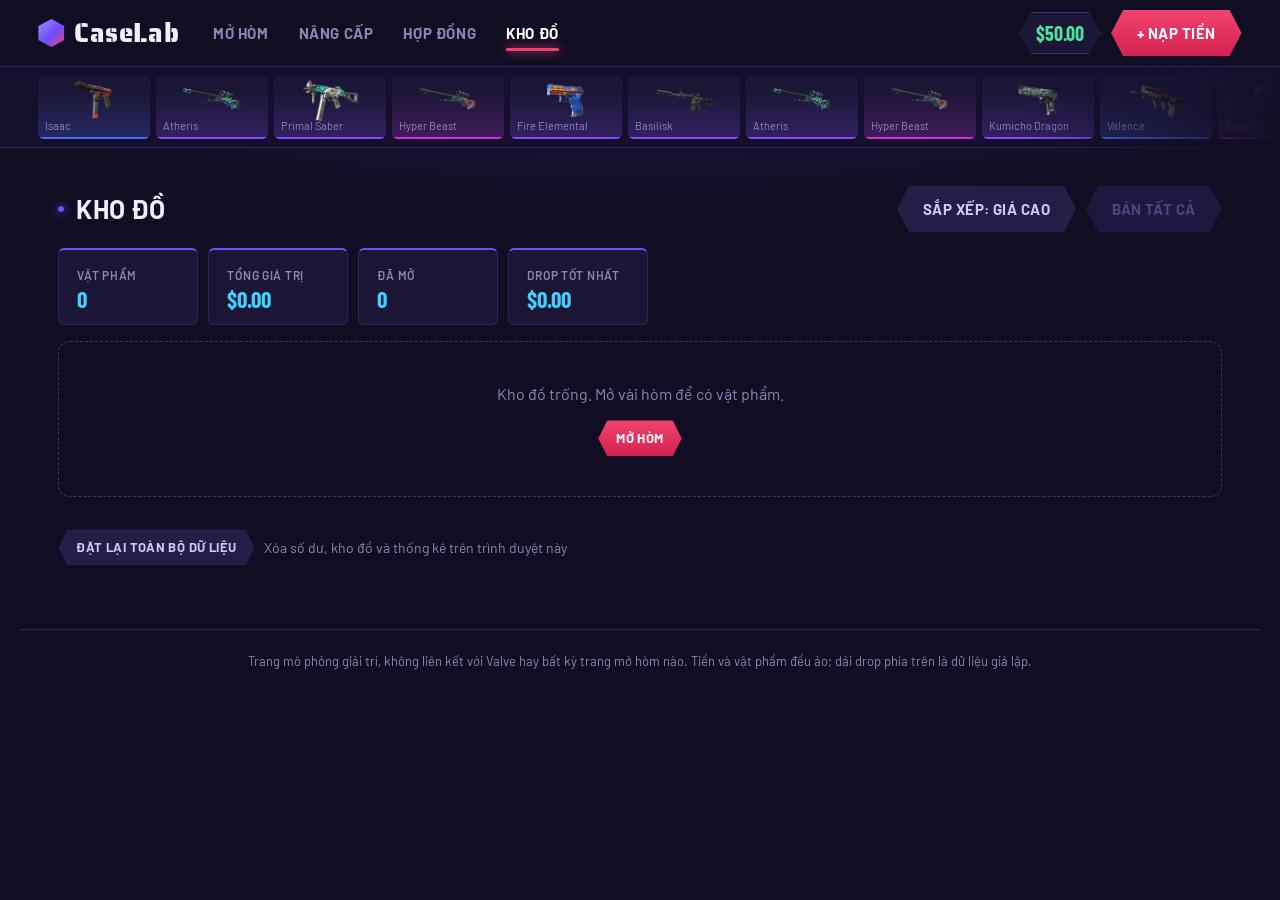
<file: html/inventory.html>
<!DOCTYPE html>
<html lang="vi">
<head>
<meta charset="utf-8">
<base href="../">
<meta name="viewport" content="width=device-width,initial-scale=1">
<title>CaseLab – Kho đồ</title>
<link rel="preconnect" href="https://fonts.googleapis.com">
<link rel="preconnect" href="https://fonts.gstatic.com" crossorigin>
<link href="https://fonts.googleapis.com/css2?family=Barlow:wght@400;500;600;700&family=Barlow+Condensed:wght@500;600;700&family=Saira+Stencil+One&display=swap" rel="stylesheet">
<link rel="stylesheet" href="css/style.css">
<script src="js/data.js" defer></script>
<script src="js/utils.js" defer></script>
<script src="js/state.js" defer></script>
<script src="js/ui.js" defer></script>
<script src="js/nav.js" defer></script>
<script src="js/feed.js" defer></script>
<script src="js/inventory.js" defer></script>
<script src="js/main.js" defer></script>
</head>
<body data-page="inv">
<script src="js/layout.js"></script>
<main>
  <section class="sec on" id="s-inv">
    <div class="ttl"><h2>Kho đồ</h2><div class="row"><button class="btn" id="sortBtn">Sắp xếp: giá cao</button><button class="btn pri" id="sellAll">Bán tất cả</button></div></div>
    <div class="sum" id="invSum"></div>
    <div class="items" id="invGrid"></div>
    <div class="row reset-row"><button class="btn sm" id="resetBtn">Đặt lại toàn bộ dữ liệu</button><span class="note">Xóa số dư, kho đồ và thống kê trên trình duyệt này</span></div>
  </section>
</main>
</body>
</html>
</file>
